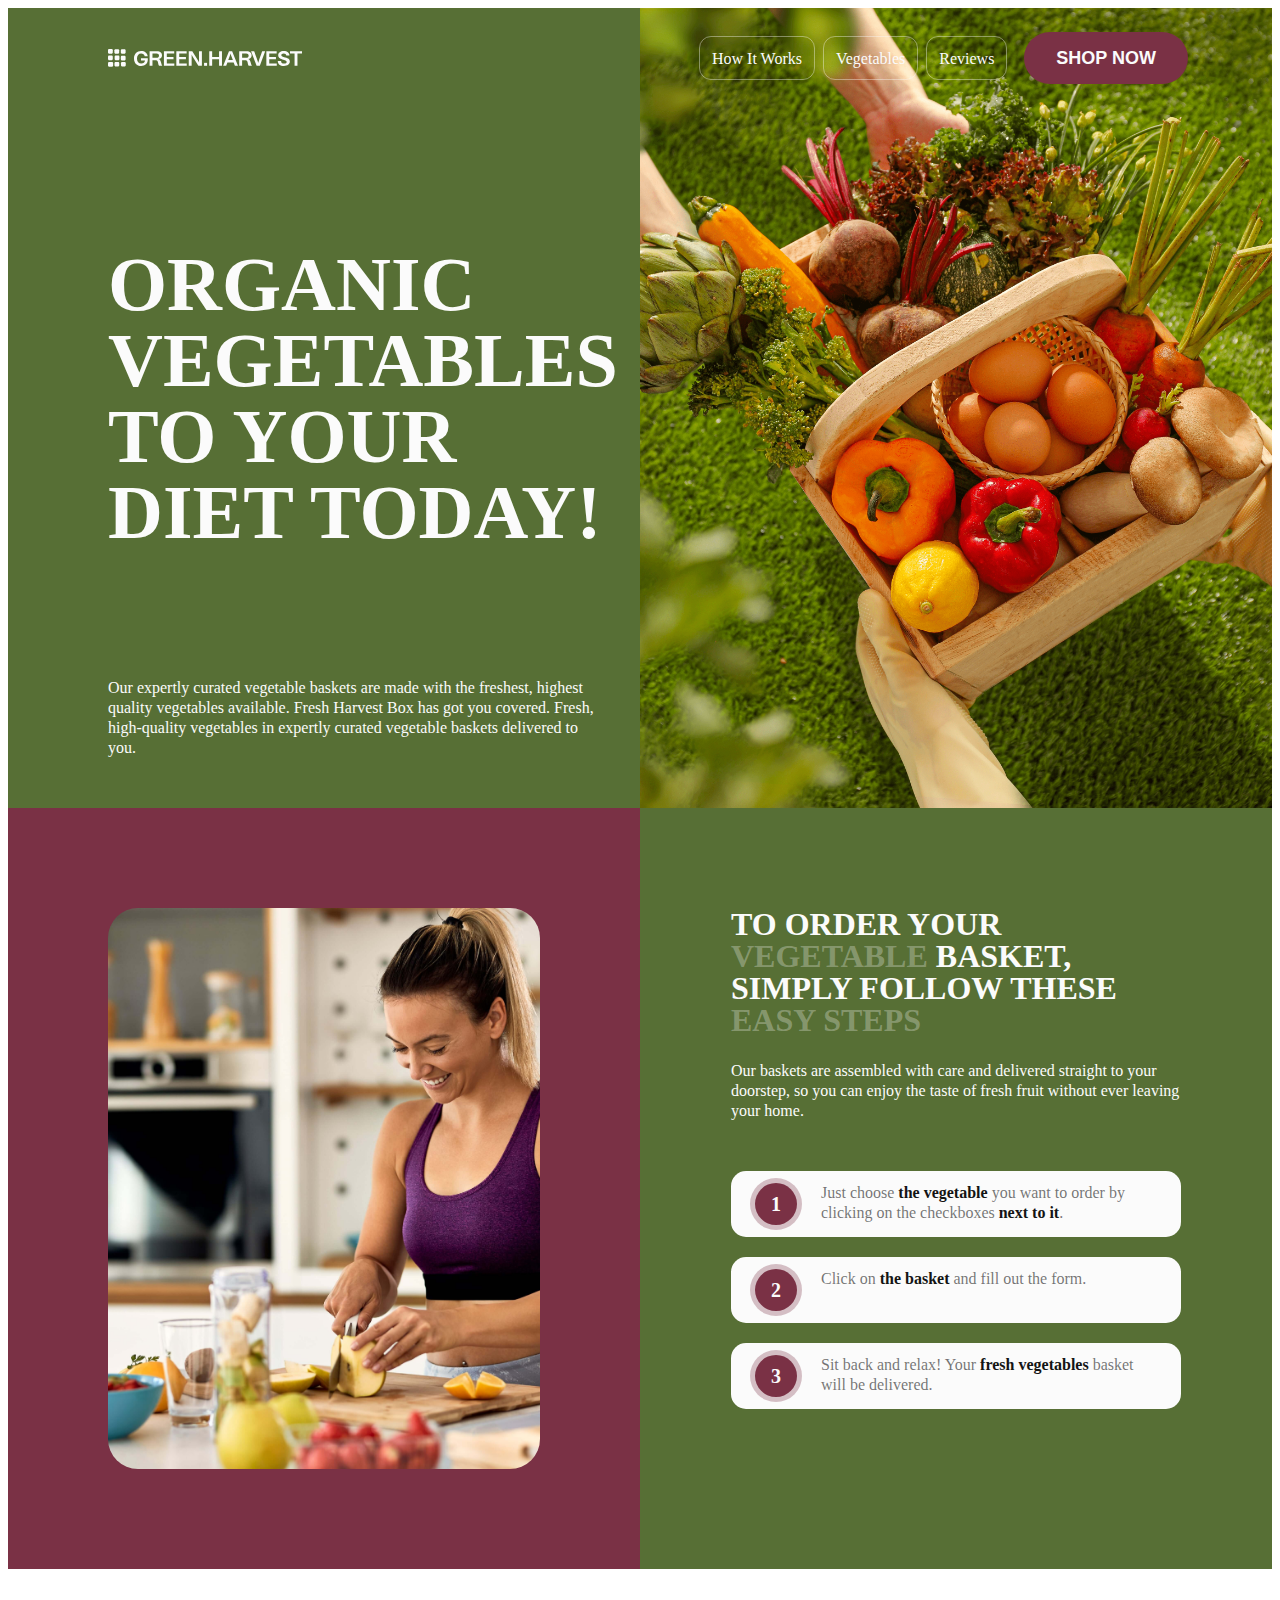
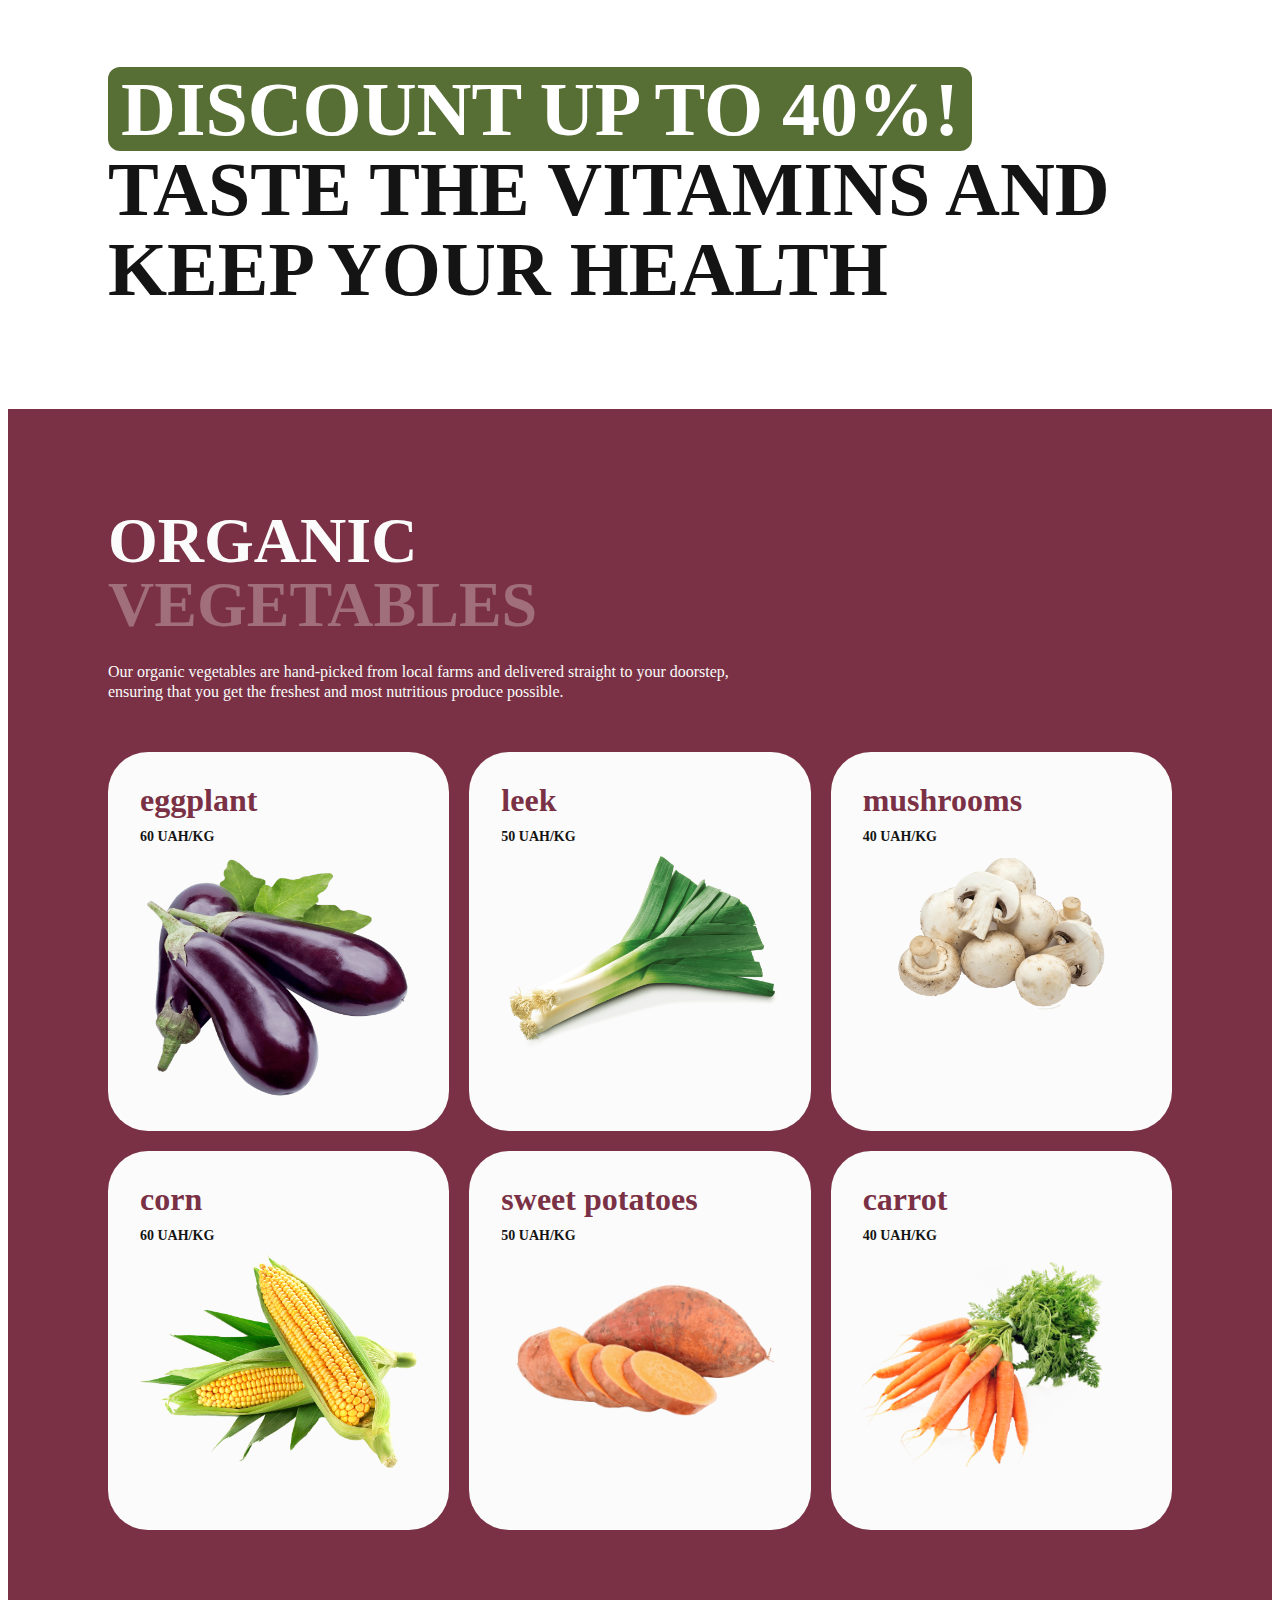
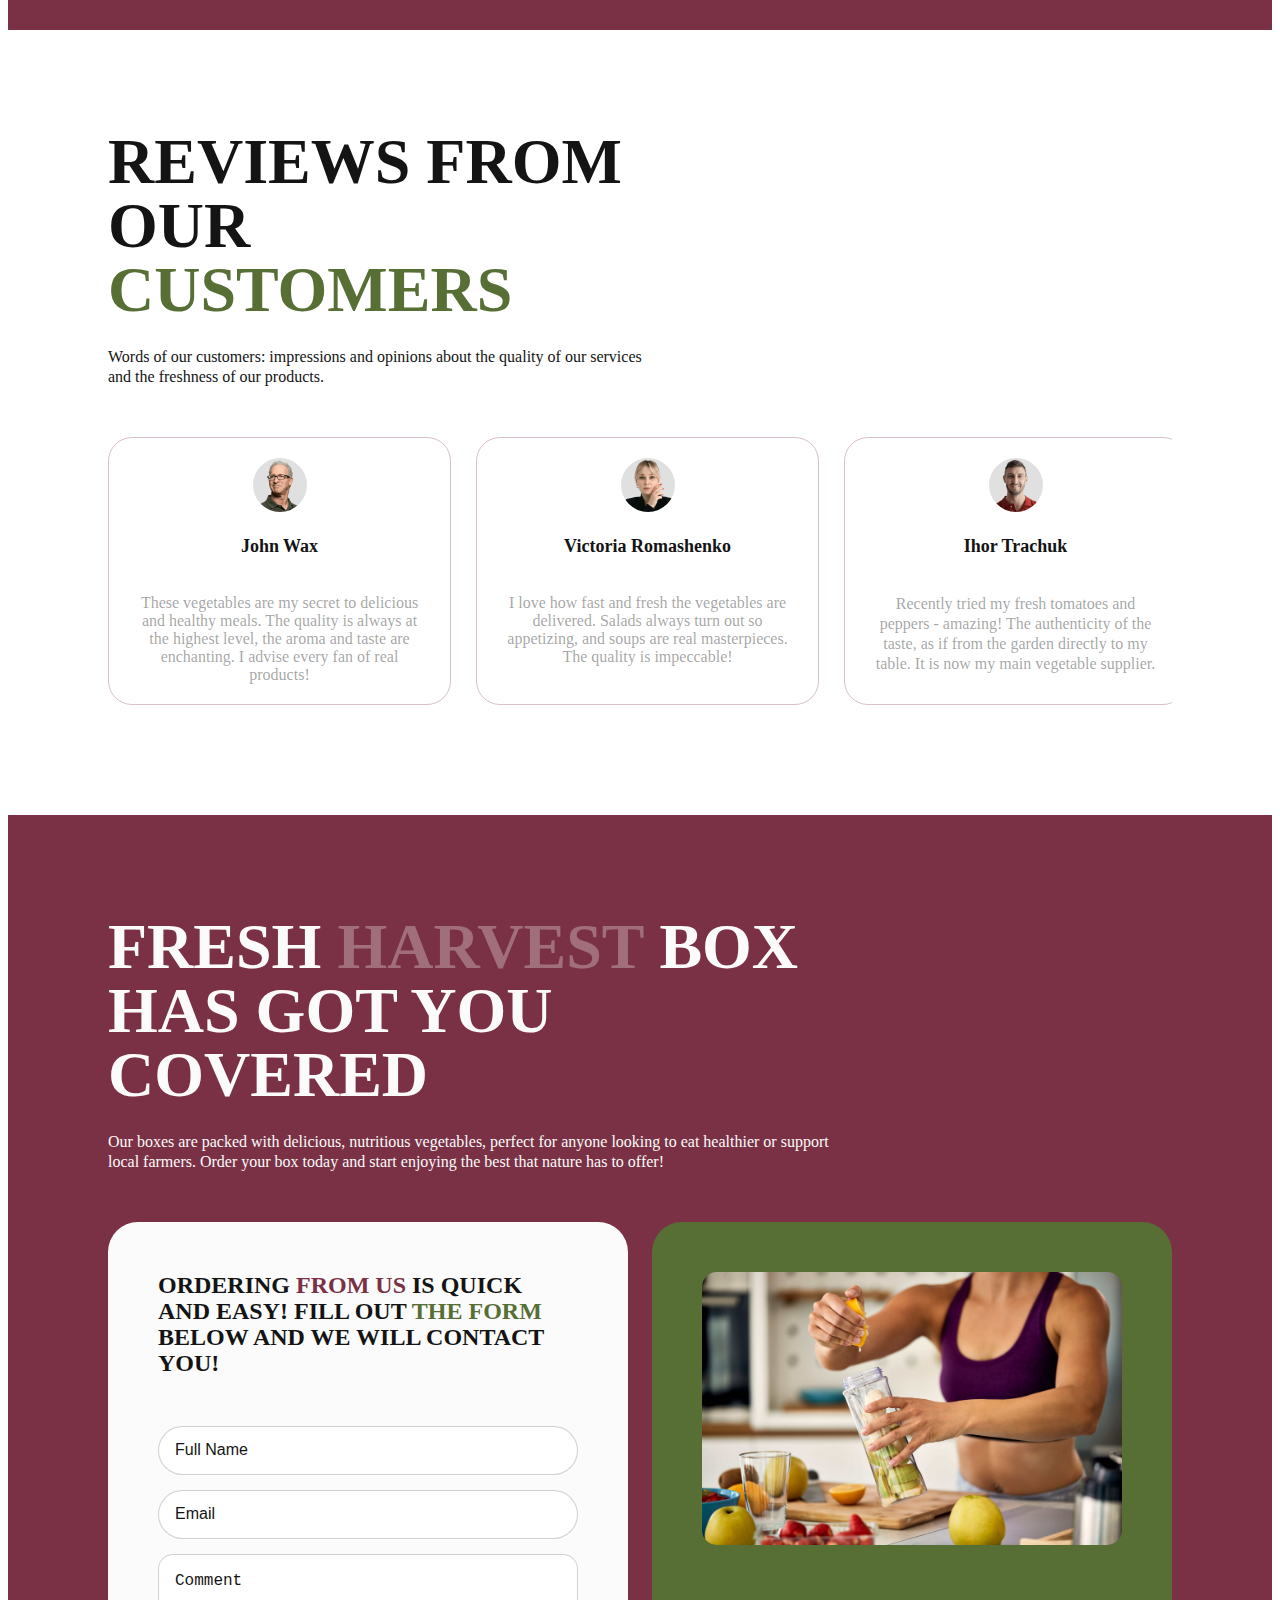
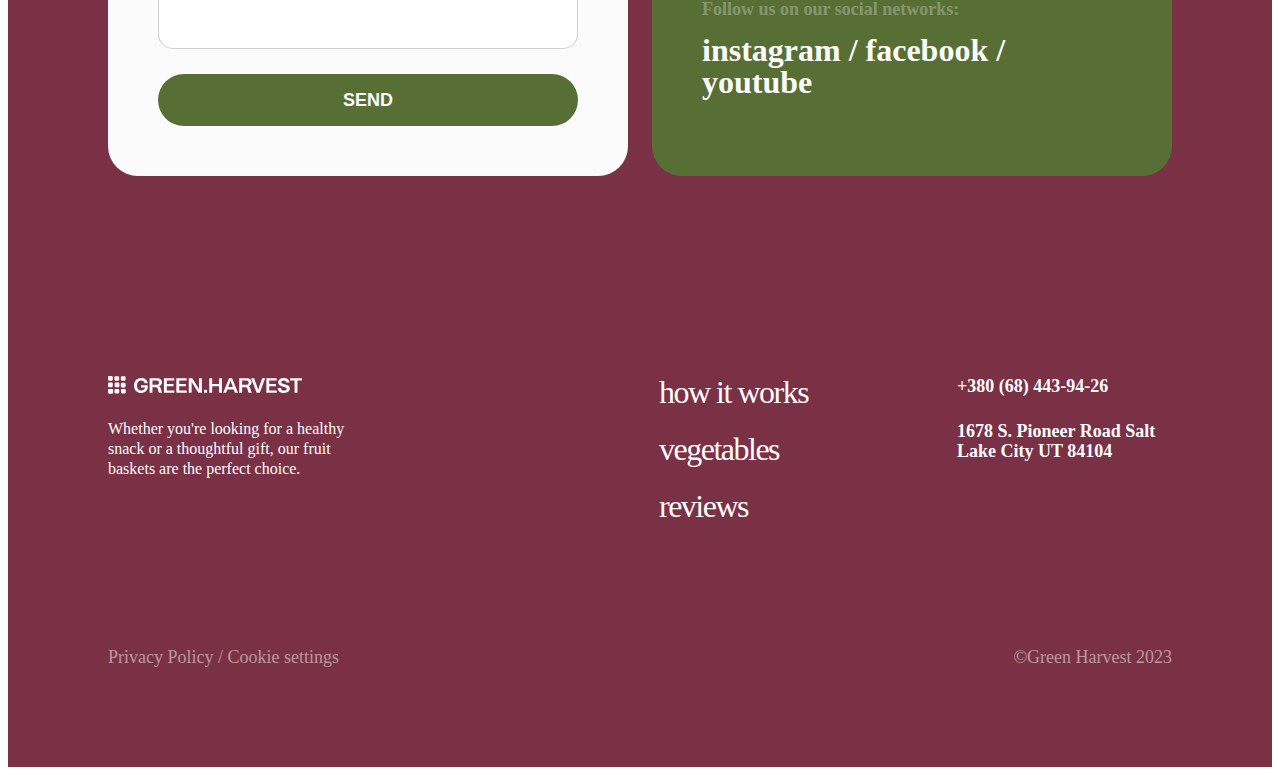
<file: assets/index.html>
<!DOCTYPE html>
<html lang="en">
<head>
    <meta charset="UTF-8">
    <meta name="viewport" content="width=device-width, initial-scale=1.0">
    <title>Green.Harvest</title>
    <link rel="shortcut icon" href="./img/favicon.png" type="image/png"/>
    <link rel="stylesheet" href="./style/style.css"/>
</head>
<body>
    
    <!--fvjnfjk -->
    <main class="main">
        <!--fvjnfjk -->
    <header class="header">
        <img src="./img/logo.svg" alt="logo" class="header-img"/>
        <nav class="header__nav">
            <ul class="header__nav-items">
                <li class="header__nav-item"><a href="#works">How It Works</a></li>
                <li class="header__nav-item"><a href="#vegetables">Vegetables</a></li>
                <li class="header__nav-item"><a href="#reviews">Reviews</a></li>
            </ul>
            <button class="header__buttom">Shop now</button>
        </nav>
    </header>
        <!--fvjnfjk -->
        <section class="section-hero">
            <div class="section-hero__info">
                <h1 class="title section-hero__title">organic vegetables to your diet today!</h1>
                <p class="text section-hero__info-text">Our expertly curated vegetable baskets are made with the freshest, highest quality vegetables available. Fresh Harvest Box has got you covered. Fresh, high-quality vegetables in expertly curated vegetable baskets delivered to you.</p>
            </div>
            <img src="./img/section-hero__img.png" alt="vegetables" class="section-hero__info-img"/>
            <div class="section-hero__area">
                <img src="./img/section-hero__area-img.jpeg" alt="" class="section-hero__area-img"/>
            </div>
            <div class="section-hero__content" id="works">
                <h4 class="subject section-hero__content-title">To order your <span class="color-transparence">vegetable</span> basket, simply follow these <span class="color-transparence"> easy steps</span> </h4>
                <p class="text section-hero__text">Our baskets are assembled with care and delivered straight to your doorstep, so you can enjoy the taste of fresh fruit without ever leaving your home.</p>
                <ol class="section-hero__items">
                    <li class="text section-hero__item">Just choose <span class="section-hero__item-bold">the vegetable</span> you want to order by clicking on the checkboxes <span class="section-hero__item-bold">next to it</span>.</li>
                    <li class="text section-hero__item">Click on <span class="section-hero__item-bold">the basket</span> and fill out the form.</li>
                    <li class="text section-hero__item">Sit back and relax! Your <span class="section-hero__item-bold">fresh vegetables</span> basket will be delivered.</li>
                </ol>
            </div>
        </section>
    </main>
        <!--fvjnfjk -->
        <section class="section-advertisement">
            <h2 class="title section-advertisement__title">
                <span class="section-advertisement__title-background">Discount up to 40%!</span> Taste the vitamins and keep your health
            </h2>
        </section>
        <!--fvjnfjk -->
        <section class="section-vegetables" id="vegetables">
            <h3 class="subtitle section-vegetables__subtitle">
                organic
                <span class="color-transparence section-vegetables__subtitle-color">vegetables</span>
            </h3>
            <p class="text section-vegetables__text">Our organic vegetables are hand-picked from local farms and delivered straight to your doorstep, ensuring that you get the freshest and most nutritious produce possible.</p>
            <div class="section-vegetables__cards">
                <div class="section-vegetables__card">
                    <h4 class=" subject section-vegetables__card-title">eggplant</h4>
                    <p class="section-vegetables__card-weight">60 uah/kg</p>
                    <img src="./img/eggplant.png" alt="eggplant" class="section-vegetables__card-img"/>
                </div>
                <div class="section-vegetables__card">
                    <h4 class="subject section-vegetables__card-title">leek</h4>
                    <p class="section-vegetables__card-weight">50 uah/kg</p>
                    <img src="./img/leek.png" alt="leek" class="section-vegetables__card-img"/>
                </div>
                <div class="section-vegetables__card">
                    <h4 class="subject section-vegetables__card-title">mushrooms</h4>
                    <p class="section-vegetables__card-weight">40 uah/kg</p>
                    <img src="./img/mushrooms.png" alt="mushrooms" class="section-vegetables__card-img"/>
                </div>
                <div class="section-vegetables__card">
                    <h4 class="subject section-vegetables__card-title">corn</h4>
                    <p class="section-vegetables__card-weight">60 uah/kg</p>
                    <img src="./img/corn.png" alt="corn" class="section-vegetables__card-img"/>
                </div>
                <div class="section-vegetables__card">
                    <h4 class="subject section-vegetables__card-title">sweet potatoes</h4>
                    <p class="section-vegetables__card-weight">50 uah/kg</p>
                    <img src="./img/potatoes.png" alt="sweet potatoes" class="section-vegetables__card-img"/>
                </div>
                <div class="section-vegetables__card">
                    <h4 class="subject section-vegetables__card-title">carrot</h4>
                    <p class="section-vegetables__card-weight">40 uah/kg</p>
                    <img src="./img/carrot.png" alt="carrot" class="section-vegetables__card-img"/>
                </div>
            </div>
        </section>
        <!--fvjnfjk -->
        <section class="section-reviews" id="reviews">
            <h3 class="subtitle section-reviews__subtitle">
                reviews from our <span class="section-reviews__subtitle-color">customers</span>
            </h3>
            <p class="text section-reviews__text">Words of our customers: impressions and opinions about the quality of our services and the freshness of our products.</p>
            <div class="section-reviews__content">
                <div class="section-reviews__card">
                    <img src="./img/card-reviews__img.png" alt="" class="section-reviews__card-img"/>
                    <h5 class="section-reviews__card-title">John Wax</h5>
                    <p class="section-reviews__card-text">These vegetables are my secret to delicious and healthy meals. The quality is always at the highest level, the aroma and taste are enchanting. I advise every fan of real products!</p>
                </div>
                <div class="section-reviews__card">
                    <img src="./img/card-reviews__img2.png" alt="" class="section-reviews__card-img"/>
                    <h5 class="section-reviews__card-title">Victoria Romashenko</h5>
                    <p class="section-reviews__card-text">I love how fast and fresh the vegetables are delivered. Salads always turn out so appetizing, and soups are real masterpieces. The quality is impeccable!</p>
                </div>
                <div class="section-reviews__card">
                    <img src="./img/card-reviews__img3.png" alt="" class="section-reviews__card-img"/>
                    <h5 class="section-reviews__card-title">Ihor Trachuk</h5>
                    <p class="text section-reviews__card-text">Recently tried my fresh tomatoes and peppers - amazing! The authenticity of the taste, as if from the garden directly to my table. It is now my main vegetable supplier.</p>
                </div>
            </div>
        </section>
        <!--fvjnfjk -->
        <section class="section-order">
            <h3 class="subtitle section-order__subtitle">
                Fresh <span class="color-transparence section-order__subtitle-color">Harvest</span> Box has got you covered
            </h3>
            <p class="text section-order__text">Our boxes are packed with delicious, nutritious vegetables, perfect for anyone looking to eat healthier or support local farmers. Order your box today and start enjoying the best that nature has to offer!</p>
            <div class="section-order__content">
                <form class="section-order__form form-order">
                    <p class="form-order__title">Ordering <span class="form-order__title-color">from us</span> is quick and easy! Fill out <span class="form-order__title-color2">the form </span> below and we will contact you!</p>
                    <input type="text" placeholder="Full Name"/>
                    <input type="email" placeholder="Email"/>
                    <textarea placeholder="Comment"></textarea>
                    <button class="form-order__button">Send</button>
                </form>
                <div class="section-order__box">
                    <img src="./img/section-order__box_img.jpeg" alt="" class="section-order__box-img"/>
                    <p class="text color-transparence section-order__box-text">Follow us on our social networks:</p>
                    <div class="section-order__box-media">
                    <a href="#">instagram</a> /
                    <a href="#">facebook</a> /
                    <a href="#">youtube</a>
                    </div>
                </div>
            </div>
        </section>
    <!--fvjnfjk -->
        <footer class="footer">
            <div class="footer__content">
                <div class="footer__section">
                    <img src="./img/logo.svg" alt="logo" class="footer__logo">
                    <p class="text footer-text">Whether you're looking for a healthy snack or a thoughtful gift, our fruit baskets are the perfect choice.</p>
                </div>
                <div class="footer__section-2">
                    <div class="footer__nav">
                        <a href="#works">how it works</a>
                        <a href="#vegetables">vegetables</a>
                        <a href="#Reviews">reviews</a>
                    </div>
                    <div class="footer__contacts">
                        <a href="tel:+380684439426">+380 (68) 443-94-26</a>
                        <a href="https://www.google.com/maps?ll=40.7346475,-111.9616352" class="" target="_blank">1678 S. Pioneer Road Salt Lake City UT 84104</a>
                    </div>
                </div>
            </div>
            <div class="footer__info">
                <div class="footer__link">
                    <a href="#">Privacy Policy</a> /
                    <a href="#">Cookie settings</a>
                </div>
                <span>©Green Harvest 2023</span>
            </div>
        </footer>
</body>
</html>
</file>
<file: assets/style/style.css>
* {
  box-sizing: border-box;
}
h1,
h2,
h3,
h4,
p{
  margin: 0;
  color: #FBFBFB;
}
a {
  color: #FBFBFB;
  text-decoration: none;
}
a:hover {
  color: #FBFBFB4D;
  transition-duration: 0.25s;
}
.title {
  font-size: 76px;
  font-weight:600;
  line-height: 80px;
  letter-spacing: -1.5%;
  text-transform: uppercase;
}
.subtitle {
  font-size:64px;
  font-weight:600;
  line-height:64px;
  text-transform: uppercase;
}
.subject {
  font-size:32px;
  font-weight:600;
  line-height:32px;
  letter-spacing:-1.5%;
  text-transform: uppercase;
}
.text {
  font-size:16px;
  font-weight:500;
  line-height:20px;
}

.section-hero,
.section-advertisement,
.section-vegetables, 
.section-reviews,
.section-order,
.footer{
  max-width: 1280px;
  width: 100%;
  padding: 100px;
  margin: 0 auto;
}
.section-hero{

}
.section-advertisement,
.section-vegetables, 
.section-reviews,
.section-order {
}

.main {
  max-width: 1280px;
  width: 100%;
  margin: 0 auto;
}
.color-transparence {
  color:#FBFBFB4D;
}
        /**/
.header {
  position:absolute;
  top:32px;
  display:flex;
  flex-direction:row;
  padding:0 100px;
  max-width:1280px;
  width:100%;
  height:52px;
  justify-content:space-between;
  align-items:center;
  z-index:1;
}
.header__nav {
  display:inline-flex;
  max-width:489px;
  width:100%;
  align-items:center;
  justify-content:space-between;
}
.header__nav-items {
  display:inline-flex;
  gap:8px;
  padding:0;
  margin:0;
  list-style-type:none;
  color:#FBFBFB;
  font-size:16px;
  font-weight:500;
  line-height:20px;
  letter-spacing:-2%;
  text-align:center;
}
.header__nav-item {
  height:44px;
  padding:12px;
  border-radius:12px;
  border:1px solid #FBFBFB66;
  cursor:pointer;
}
.header__nav-item:hover {
  background:#FBFBFB66;
  transition-duration:0.25s;
}
.header__buttom {
  height:100%;
  padding:16px 32px;
  background-color:#7A3145;
  border-radius:30px;
  border:none;
  font-size:18px;
  font-weight:600;
  line-height:20px;
  letter-spacing:-1.5%;
  color:#FBFBFB;
  text-transform: uppercase;
  cursor:pointer;
}
.header__buttom:hover {
  background-color:#622133;
  transition-duration:0.25s;
}
        /**/
.section-hero {
  display:grid;
  grid-template-columns: repeat(auto-fill, minmax(440px,1fr));
  padding:0;
}
.section-hero__info {
  padding:238px 28px 0 100px;
  background-color:#576F35;
}
.section-hero__title,
.section-hero__info-text {
  max-width:502px;
  width:100%;
}
.section-hero__title {
  line-height:76px;
}
.section-hero__info-text {
  margin:128px 30px 50px 0;
}
.section-hero__info-img {
  width:100%;
  height:100%;
  object-fit: cover;
}

.section-hero__area {
  padding:100px;
  background-color:#7A3145;
}
.section-hero__area-img {
  width:100%;
  height:100%;
  border-radius:30px;
  object-fit: cover;
}
.section-hero__content {
  display: flex;
  flex-direction: column;
  padding: 100px 20px 160px 20px;
  background-color:#576F35;
  align-items: center;
}
.section-hero__content-title,
.section-hero__text,
.section-hero__items {
  max-width: 450px;
  width: 100%;
}
.section-hero__text {
  margin-top:25px;
}
.section-hero__items {
  display:flex;
  flex-direction:column;
  margin: 50px 0 0 0;
  padding-left:0;
  gap:20px;
  list-style-type: none;
  counter-reset: item;
}
.section-hero__item::before {
  display:inline-flex;
  justify-content:center;
  align-items:center;
  max-width:42px;
  width:100%;
  height:42px;
  margin-right:24px;
  content:counter(item);
  counter-increment:item;
  background:#7A3145;
  border-radius:50%;
  box-shadow: 0px 0px 0px 5px rgba(122, 49, 69, 0.3);
  color:#FBFBFB;
  font-size:20px;
  font-weight:600;
  line-height:20px;
  letter-spacing:-2%;
  float: left;
}
.section-hero__item {
  width:100%;
  padding: 12px 24px;
  border-radius:15px;
  background-color:#FBFBFB;
  color:#14141499;
}
.section-hero__item-bold {
  font-weight:700;
  color:#141414;
}

        /*section-advertisement*/

.section-advertisement__title {
  max-width: 1080px;
  width: 100%;
  color: #141414;
}
.section-advertisement__title-background {
  padding-left: 13px;
  padding-right: 13px;
  color:#FFFFFF;
  background-color:#576F35;
  border-radius: 12px;
}
        /*section-vegetables*/
.section-vegetables__subtitle {
  max-width:508px;
  width:100%;
  padding-bottom:25px;
  letter-spacing:-1.5%;
}
.section-vegetables__text {
  max-width:626px;
  width:100%;
  padding-bottom:50px;
}
.section-vegetables,
.section-order {
  background:#7A3145;
}
.section-vegetables__cards {
  display:grid;
  grid-template-columns:repeat(auto-fill,minmax(310px, 1fr));
  gap:20px;
}
.section-vegetables__card {
  display:flex;
  flex-direction:column;
  height:379px;
  padding:32px;
  border-radius:40px;
  background:#FBFBFB;
}
.section-vegetables__card:hover {
  transform: scale(1.02);
  transition-duration:0,25s;
}
.section-vegetables__card-title {
  padding-bottom:12px;
  color:#7A3145;
  text-transform: lowercase;
}
.section-vegetables__card-weight {
  padding-bottom:10px;
  font-size:14px;
  font-weight:600;
  line-height:18px;
  letter-spacing:-1.5%;
  color:#141414;
  text-transform: uppercase;
}
.section-vegetables__card-img {
  max-width:282px;
  width:100%;
  max-height:243px;
  align-self: center;
}

        /*section-reviews*/
.section-reviews__subtitle {
  max-width:553px;
  width: 100%;
  color: #141414;
}
.section-reviews__subtitle-color {
  color: #576F35;
}
.section-reviews__text {
  margin-top: 25px;
  max-width: 553px;
  width: 100%;
  color: #141414;
}
.section-reviews__content {
  display: flex;
  margin-top: 50px;
  padding-bottom: 10px;
  gap: 25px;
  justify-content: space-between;
  overflow-x: scroll;
}
.section-reviews__content::-webkit-scrollbar {
  background-color:#FBFBFB;
}
.section-reviews__content::-webkit-scrollbar-thumb {
  border-radius: 24px;
  background:#7A3145;
}
.section-reviews__card {
  display: flex;
  flex-direction: column;
  min-width: 343px;
  padding:20px 28px;
  border-radius: 24px;
  border: 1px solid #7A31454D;
}
.section-reviews__card-img {
  align-self: center;
  max-width: 54px;
  width: 54px;
  height: 54px;
  background-color: #E0E0E0;
  border-radius: 50%;
}
.section-reviews__card-title {
  margin-top: 24px;
  font-size: 18px;
  font-weight: 600;
  line-height: 20px;
  letter-spacing: -2%;
  text-align: center;
  color: #141414;
}
.section-reviews__card-text {
  margin-top: 8px;
  text-align: center;
  color: #14141466;
}
        /*section-order*/
.section-order__subtitle {
  max-width: 751px;
  width: 100%;
}   
.section-order__text {
  max-width: 742px;
  width: 100%;
  margin-top: 25px;
}
.section-order__content {
  display: flex;
  justify-content: space-between;
  padding-top: 50px;
  gap: 24px;
}
.form-order {
  display: flex;
  flex-direction: column;
  width: 100%;
  padding: 50px;
  margin: 0;
  gap: 15px;
  background-color:#FBFBFB;
  border-radius: 30px;
}
.form-order__title {
  font-size: 24px;
  font-weight: 600;
  line-height: 26px;
  letter-spacing: -1.5%;
  color: #141414;
  text-transform: uppercase;
}
.form-order__title-color {
  color:#7A3145;
}
.form-order__title-color2 {
  color: #576F35;
}
input,
textarea {
  width: 100%;
  border-radius:30px;
  padding: 16px;
  border: 1px solid #14141433;
}
input, 
textarea:focus {
  outline-color: #7A3145;
  caret-color: #7A3145;
}
input::placeholder {
  font-size: 16px;
  font-weight: 500;
  line-height: 20px;
  letter-spacing: -2%;
  color: #141414;
}
input:first-of-type {
  margin-top:35px;
}
textarea::placeholder {
  font-size: 16px;
  font-weight: 500;
  line-height: 20px;
  letter-spacing: -2%;
  color: #141414;
}
textarea {
  height: 95px;
  border-radius: 15px;
  resize: none;
}
.form-order__button {
  width: 100%;
  margin-top: 10px;
  padding: 16px;
  border-radius: 30px;
  border: none;
  color: #FBFBFB;
  background-color: #576F35;
  font-size: 18px;
  font-weight: 600;
  line-height: 20px;
  letter-spacing: -1.5%;
  text-transform: uppercase;
  cursor: pointer;
}
.section-order__box {
  width: 100%;
  margin: 0;
  padding: 50px;
  background-color: #576F35;
  border-radius: 30px;
}
.section-order__box-img {
  position: relative;
  width: 100%;
  height: 273px;
  border-radius: 15px;
  object-fit: cover;
}
/*
.section-order__box_img::after {
  position: absolute;
  top: 0;
  left: 0;
  width: 100%;
  height: 100%;
  background-color: rgba(20, 20, 20, 0.3);
  z-index: 1;
}*/
.section-order__box-text {
  max-width: 258px ;
  width: 100%;
  padding-top: 50px;
  font-size: 18px;
  font-weight: 600;
  letter-spacing: -1.5%;
}
.section-order__box-media {
  width: 100%;
  margin-top: 15px;
  font-size: 32px;
  font-weight: 600;
  line-height: 32px;
  letter-spacing: -1.5%;
  color: #FBFBFB;
}

        /**/
.footer {
  background-color:#7A3145;
  color:#FBFBFB;
}
.footer__content {
  display:flex;
  justify-content:space-between;
}
.footer__section {
  max-width:265px;
  width:100%;
  font-size:16px;
  font-weight:500;
  line-height:20px;
}
.footer__logo {
  max-width:194px;
  width:100%;
}
.footer__section-2 {
  display:flex;
  justify-content:space-between;
  max-width:513px;
  width:100%;
}
.footer__section,
.footer__nav,
.footer__contacts {
  display:flex;
  flex-direction:column;
  gap:25px;
}
.footer__nav {
  max-width:177px;
  width:100%;
  font-size:32px;
  font-weight:600px;
  line-height:32px;
  letter-spacing:-1.5px;
}
.footer__contacts {
  max-width:215px;
  width:100%;
  font-size:18px;
  font-weight:600;
  line-height:20px;
  letter-spacing:-1.5%;
}
.footer__info {
  display:flex;
  justify-content:space-between;
  margin-top:125px;
  color: #FBFBFB80;
  font-size: 18px;
  font-weight: 500;
  line-height: 20px;
  letter-spacing: -1.5%;
}
.footer__link > a {
  color: #FBFBFB80;
}

@media screen and (max-width:768px) {
  .section-advertisement,
  .section-vegetables, 
  .section-reviews,
  .section-order {
    padding: 100px 32px;
  }
        /**/
  .header {
    padding: 0 32px;
  }

  .header__nav {
    display: none;
  }
  .section-hero__info {
    padding:122px 32px 50px;
  }
  .section-hero__info-text {
    margin: 25px 101px 0 0;
  }
  .section-hero__info-img {
    max-height: 539px;
  }
  
  .section-hero__area {
    padding: 100px 64px;
  }
  .section-hero__area-img {
    height: 640px;
  }

  .section-advertisement__title {
    font-size: 64px;
    line-height: 70px;
  }
  .section-vegetables__subtitle {
    padding-bottom: 50px;
  }
  .section-vegetables__card {
    padding: 32px 30px;
  }
  .section-reviews__content {
    gap: 18px;
    }
  .section-order__content {
    flex-wrap: wrap;
  }
  .footer {
    padding: 32px;
  }
  .footer__section_2 {
    flex-wrap:wrap;
    gap: 64px;
  }
  .footer__info {
    margin-top: 100px;
  }
  
}
@media screen and (max-width:375px) {
  .title {
    font-size: 48px;
    line-height: 48px;
  }
  .subtitle {
    font-size: 48px;
    line-height: 50px;
    letter-spacing: -1.5%;
  }
  .subject {
    font-size:28px;
    line-height: 28px;
  }
  .text {
    font-size: 14px;
    line-height: 18px;
  }


  .section-advertisement,
  .section-vegetables, 
  .section-reviews,
  .section-order {
    padding: 80px 20px;
  }

        /**/
  .header {
    top: 20px;
    padding: 0 20px;
  }

  .section-hero__info {
    padding:100px 20px 40px;
  }
  .section-hero__info-text {
    margin: 0;
  }
  .section-hero__info-img {
    height: 370px;
  }
  
  .section-hero__area {
    padding: 40px 20px;
  }
  .section-hero__area-img {
    height: 450px;
  }
  .section-hero__content {
    padding: 80px 20px;
  }
  .section-advertisement__title {
    font-size: 48px;
    line-height: 50px;
  }
  .form-order {
    padding: 40px 20px;
  }
  input:first-of-type {
    margin-top: 25px;
  }
  .form-order__button {
    margin-top: 5px;
    font-size: 14px;
    line-height: 18px;
  }
  .section-order__box {
    padding:40px 20px;
  }
  .section-order__box-text {
    padding-top: 20px;
    font-size: 14px;
    line-height: 18px;
  }
  .section-order__box-media {
    font-size: 24px;
    line-height: 26px;
  }

  /**/

  .footer__section-2 {
    gap: 40px;
  }
  .footer__section,
  .footer__nav,
  .footer__contacts {
    gap: 14px;
  }
  .footer__content {
    flex-wrap: wrap;
    gap: 40px;
  }
  .footer__nav {
    font-size: 28px;
    line-height:28px;
  }
  .footer__contacts {
    font-size: 14px;
    line-height: 18px;
  }
  .footer__info {
    margin-top: 82px;
    font-size: 12px;
    line-height: 14px;
  }
}
</file>
